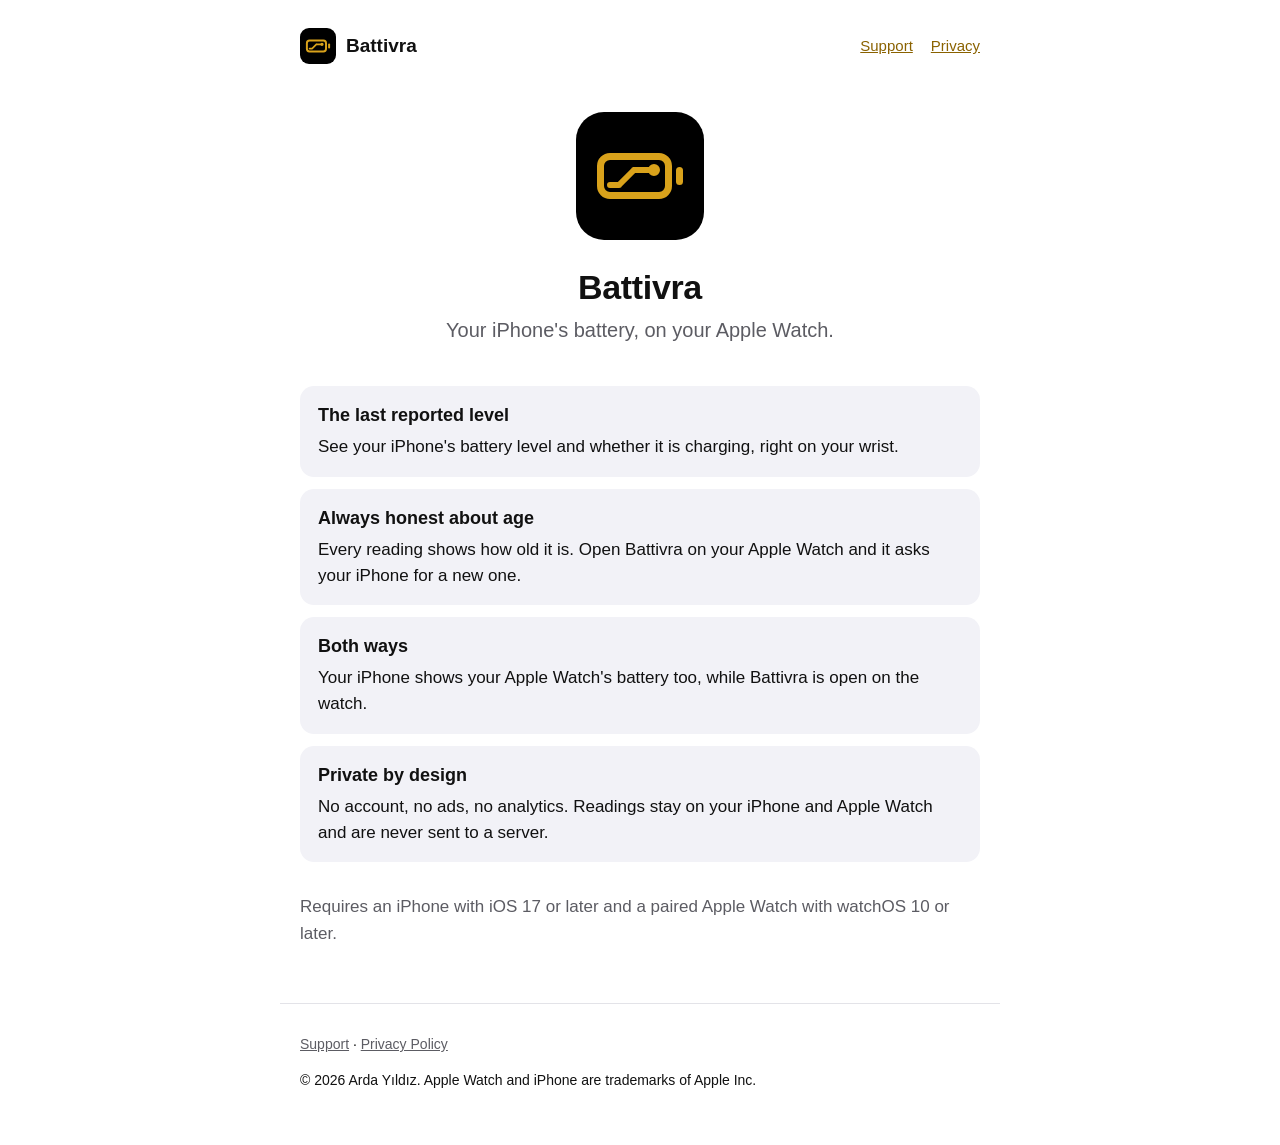
<file: index.html>
<!doctype html>
<html lang="en">
<head>
  <meta charset="utf-8">
  <meta name="viewport" content="width=device-width, initial-scale=1">
  <title>Battivra — iPhone battery for Apple Watch</title>
  <meta name="description" content="See your iPhone's last reported battery level and charging state on your Apple Watch. No account, no ads, no tracking.">
  <link rel="icon" href="assets/icon.svg" type="image/svg+xml">
  <link rel="stylesheet" href="assets/style.css">
</head>
<body>
  <header class="site">
    <a class="brand" href="./"><img src="assets/icon.svg" alt="">Battivra</a>
    <nav class="site">
      <a href="support/">Support</a>
      <a href="privacy/">Privacy</a>
    </nav>
  </header>

  <main>
    <section class="hero">
      <img src="assets/icon.svg" alt="Battivra app icon">
      <h1>Battivra</h1>
      <p class="lead">Your iPhone's battery, on your Apple Watch.</p>
    </section>

    <section class="cards">
      <div class="card">
        <h3>The last reported level</h3>
        <p>See your iPhone's battery level and whether it is charging, right on your wrist.</p>
      </div>
      <div class="card">
        <h3>Always honest about age</h3>
        <p>Every reading shows how old it is. Open Battivra on your Apple Watch and it asks your iPhone for a new one.</p>
      </div>
      <div class="card">
        <h3>Both ways</h3>
        <p>Your iPhone shows your Apple Watch's battery too, while Battivra is open on the watch.</p>
      </div>
      <div class="card">
        <h3>Private by design</h3>
        <p>No account, no ads, no analytics. Readings stay on your iPhone and Apple Watch and are never sent to a server.</p>
      </div>
    </section>

    <p class="muted">Requires an iPhone with iOS 17 or later and a paired Apple Watch with watchOS 10 or later.</p>
  </main>

  <footer class="site">
    <p><a href="support/">Support</a> · <a href="privacy/">Privacy Policy</a></p>
    <p>© 2026 Arda Yıldız. Apple Watch and iPhone are trademarks of Apple Inc.</p>
  </footer>
</body>
</html>
</file>
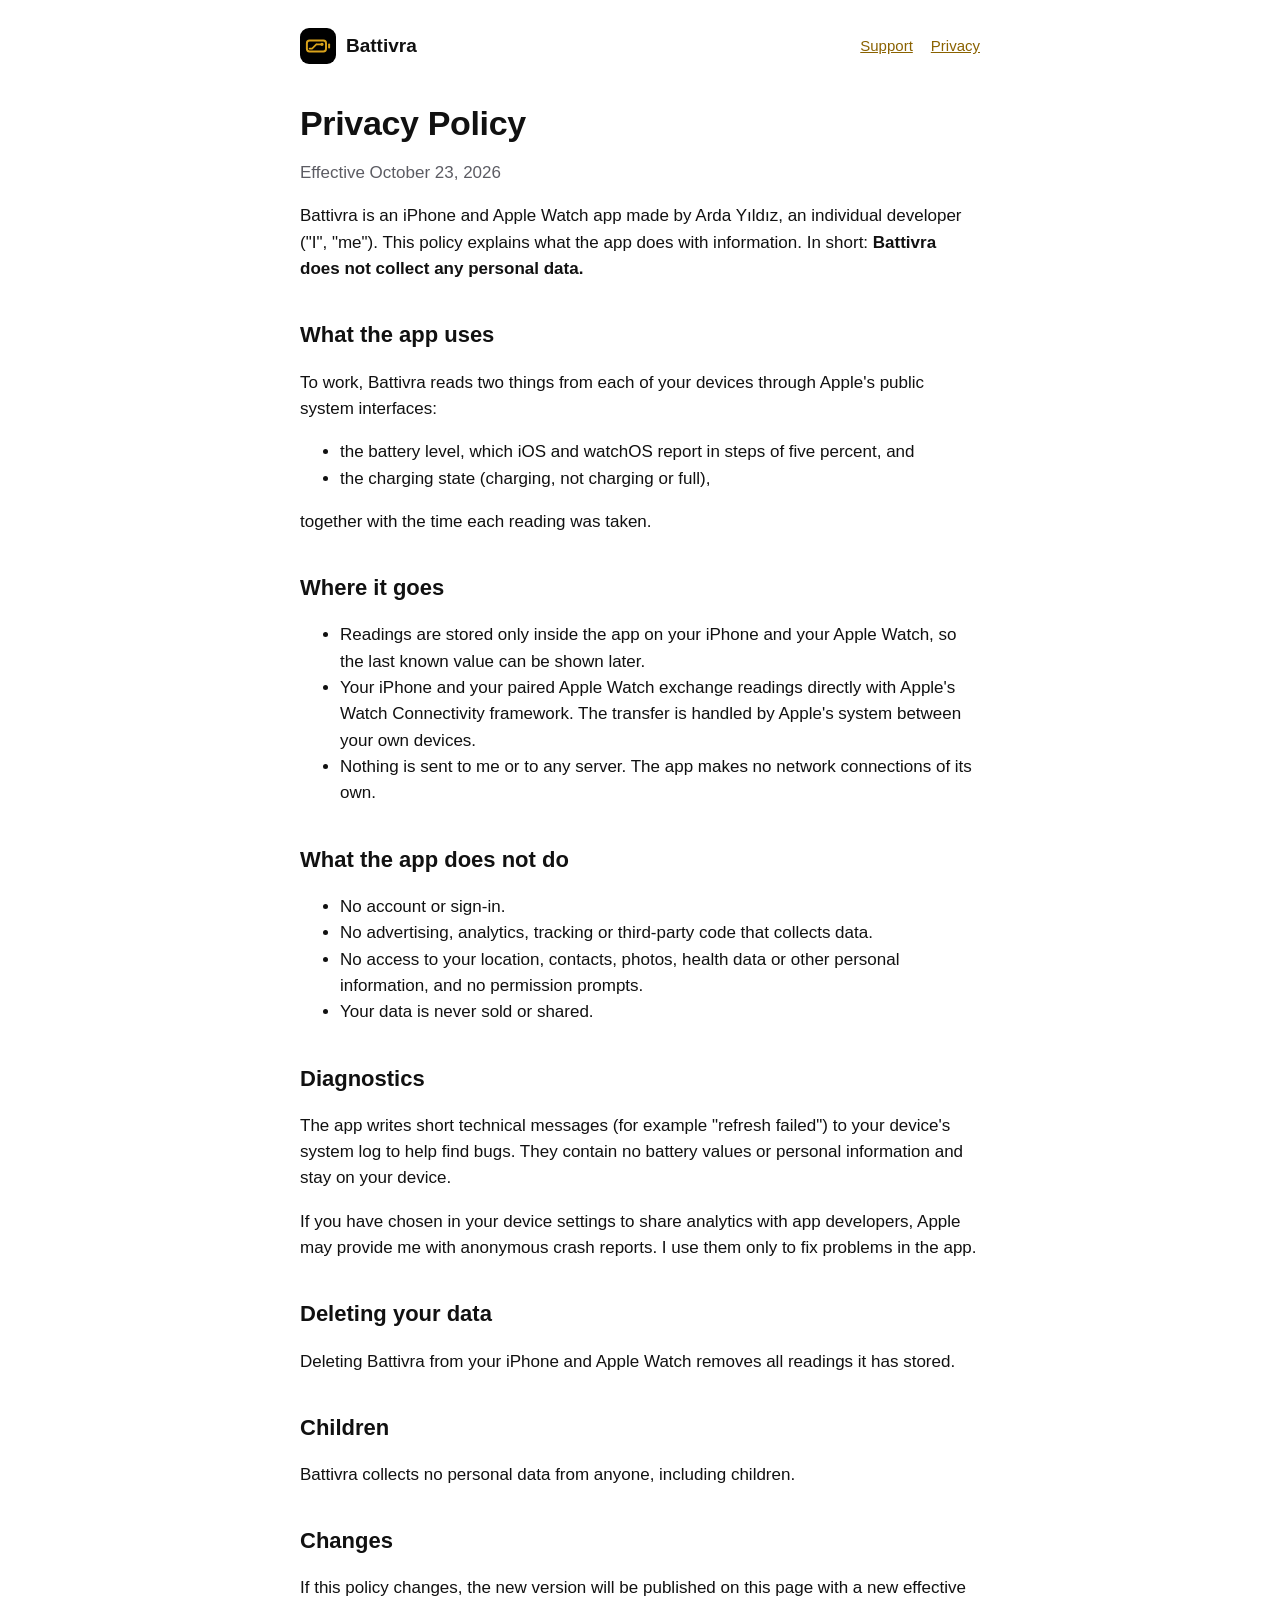
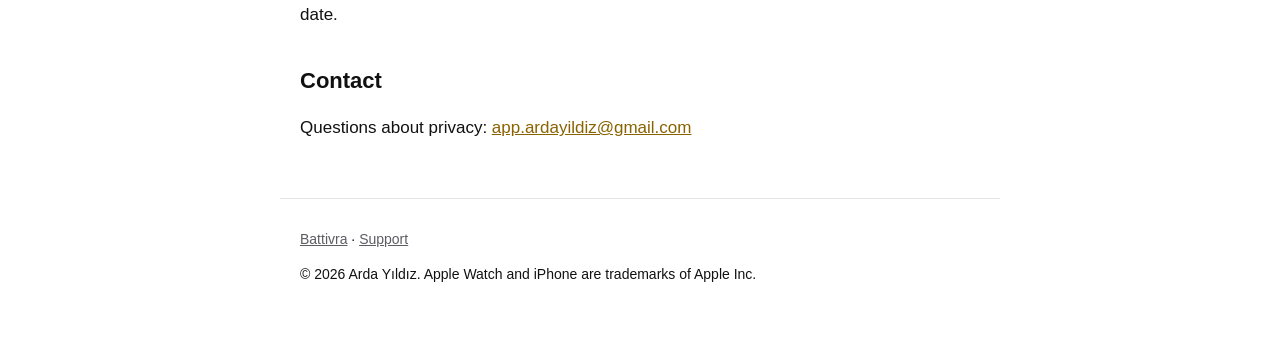
<file: privacy/index.html>
<!doctype html>
<html lang="en">
<head>
  <meta charset="utf-8">
  <meta name="viewport" content="width=device-width, initial-scale=1">
  <title>Privacy Policy — Battivra</title>
  <meta name="description" content="Battivra collects no personal data. Battery readings stay on your iPhone and Apple Watch.">
  <link rel="icon" href="../assets/icon.svg" type="image/svg+xml">
  <link rel="stylesheet" href="../assets/style.css">
</head>
<body>
  <header class="site">
    <a class="brand" href="../"><img src="../assets/icon.svg" alt="">Battivra</a>
    <nav class="site">
      <a href="../support/">Support</a>
      <a href="./" aria-current="page">Privacy</a>
    </nav>
  </header>

  <main>
    <h1>Privacy Policy</h1>
    <p class="muted">Effective October 23, 2026</p>

    <p>Battivra is an iPhone and Apple Watch app made by Arda Yıldız, an individual developer ("I", "me"). This policy explains what the app does with information. In short: <strong>Battivra does not collect any personal data.</strong></p>

    <h2>What the app uses</h2>
    <p>To work, Battivra reads two things from each of your devices through Apple's public system interfaces:</p>
    <ul>
      <li>the battery level, which iOS and watchOS report in steps of five percent, and</li>
      <li>the charging state (charging, not charging or full),</li>
    </ul>
    <p>together with the time each reading was taken.</p>

    <h2>Where it goes</h2>
    <ul>
      <li>Readings are stored only inside the app on your iPhone and your Apple Watch, so the last known value can be shown later.</li>
      <li>Your iPhone and your paired Apple Watch exchange readings directly with Apple's Watch Connectivity framework. The transfer is handled by Apple's system between your own devices.</li>
      <li>Nothing is sent to me or to any server. The app makes no network connections of its own.</li>
    </ul>

    <h2>What the app does not do</h2>
    <ul>
      <li>No account or sign-in.</li>
      <li>No advertising, analytics, tracking or third-party code that collects data.</li>
      <li>No access to your location, contacts, photos, health data or other personal information, and no permission prompts.</li>
      <li>Your data is never sold or shared.</li>
    </ul>

    <h2>Diagnostics</h2>
    <p>The app writes short technical messages (for example "refresh failed") to your device's system log to help find bugs. They contain no battery values or personal information and stay on your device.</p>
    <p>If you have chosen in your device settings to share analytics with app developers, Apple may provide me with anonymous crash reports. I use them only to fix problems in the app.</p>

    <h2>Deleting your data</h2>
    <p>Deleting Battivra from your iPhone and Apple Watch removes all readings it has stored.</p>

    <h2>Children</h2>
    <p>Battivra collects no personal data from anyone, including children.</p>

    <h2>Changes</h2>
    <p>If this policy changes, the new version will be published on this page with a new effective date.</p>

    <h2>Contact</h2>
    <p>Questions about privacy: <a href="mailto:app.ardayildiz@gmail.com">app.ardayildiz@gmail.com</a></p>
  </main>

  <footer class="site">
    <p><a href="../">Battivra</a> · <a href="../support/">Support</a></p>
    <p>© 2026 Arda Yıldız. Apple Watch and iPhone are trademarks of Apple Inc.</p>
  </footer>
</body>
</html>
</file>
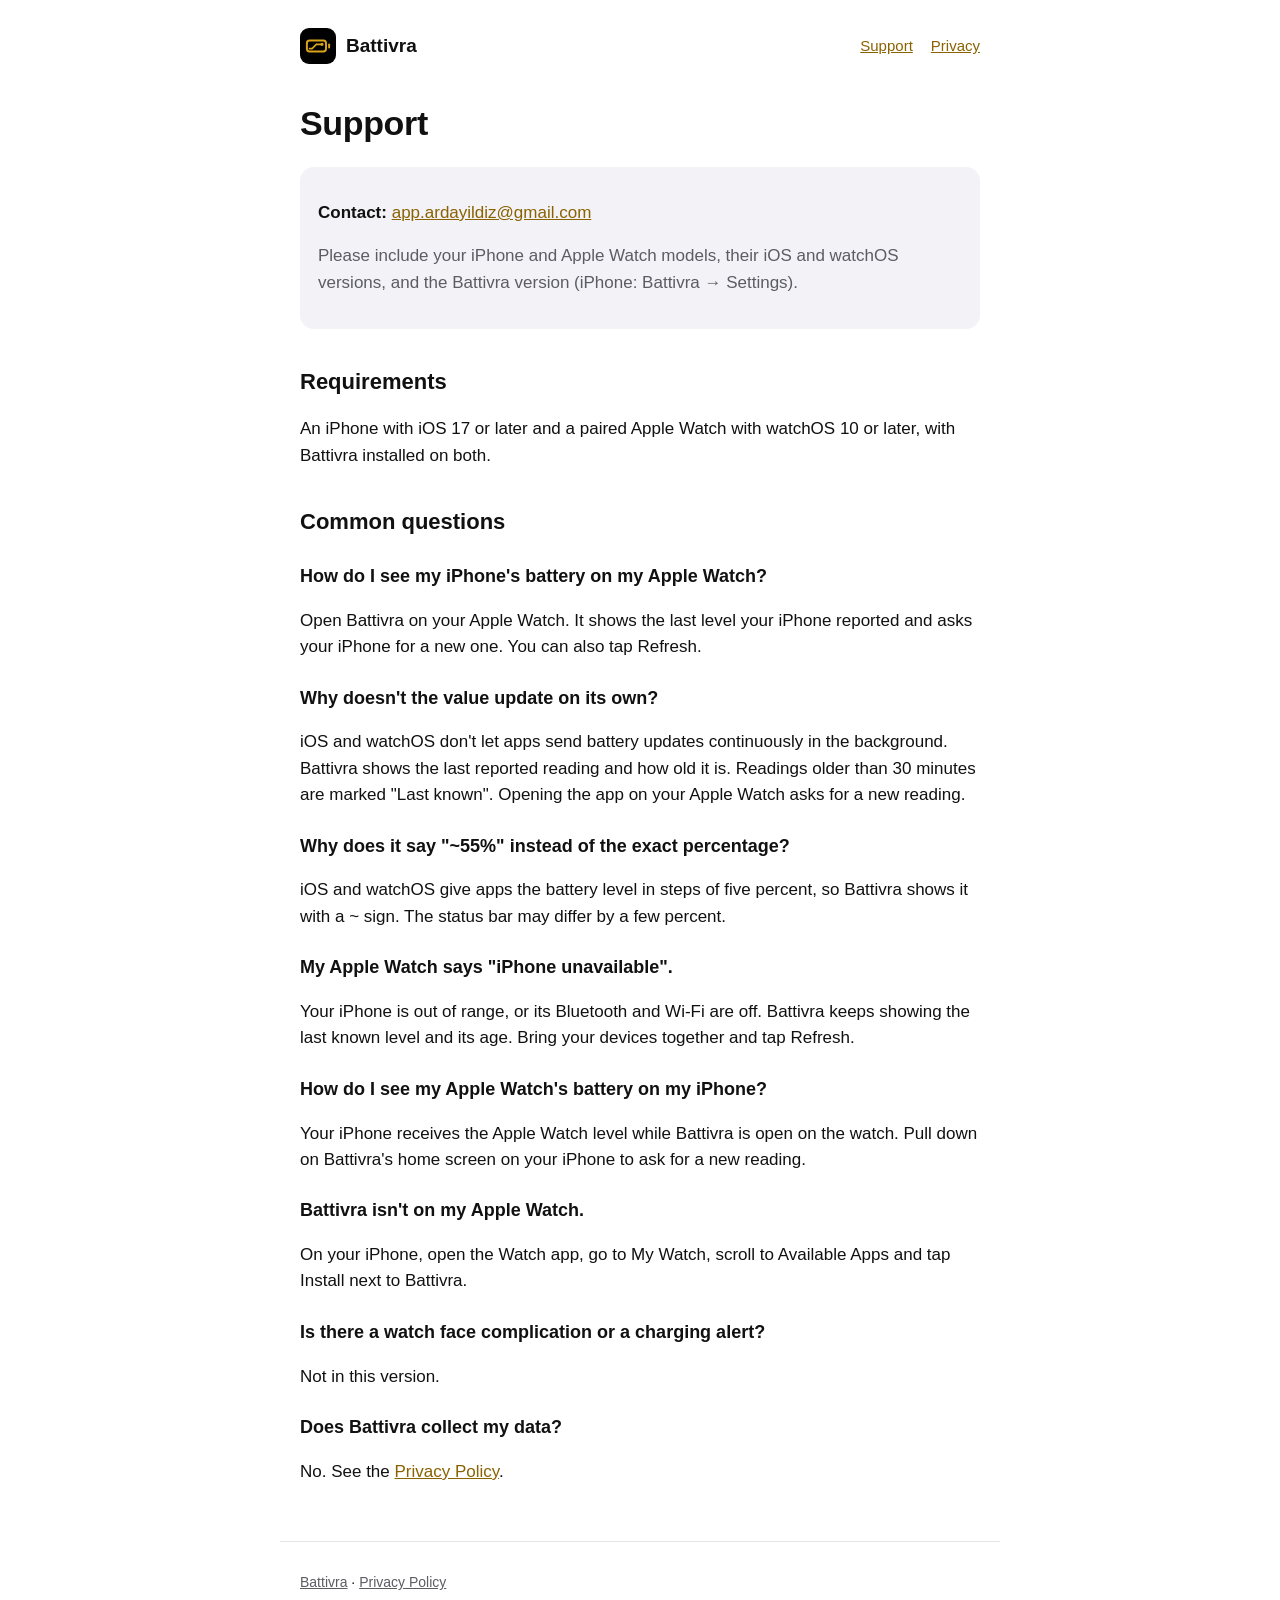
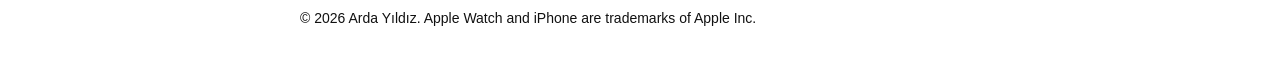
<file: support/index.html>
<!doctype html>
<html lang="en">
<head>
  <meta charset="utf-8">
  <meta name="viewport" content="width=device-width, initial-scale=1">
  <title>Support — Battivra</title>
  <meta name="description" content="Help and contact for Battivra, the iPhone battery app for Apple Watch.">
  <link rel="icon" href="../assets/icon.svg" type="image/svg+xml">
  <link rel="stylesheet" href="../assets/style.css">
</head>
<body>
  <header class="site">
    <a class="brand" href="../"><img src="../assets/icon.svg" alt="">Battivra</a>
    <nav class="site">
      <a href="./" aria-current="page">Support</a>
      <a href="../privacy/">Privacy</a>
    </nav>
  </header>

  <main>
    <h1>Support</h1>

    <div class="contact">
      <p><strong>Contact:</strong> <a href="mailto:app.ardayildiz@gmail.com?subject=Battivra%20support">app.ardayildiz@gmail.com</a></p>
      <p class="muted">Please include your iPhone and Apple Watch models, their iOS and watchOS versions, and the Battivra version (iPhone: Battivra → Settings).</p>
    </div>

    <h2>Requirements</h2>
    <p>An iPhone with iOS 17 or later and a paired Apple Watch with watchOS 10 or later, with Battivra installed on both.</p>

    <h2>Common questions</h2>

    <h3>How do I see my iPhone's battery on my Apple Watch?</h3>
    <p>Open Battivra on your Apple Watch. It shows the last level your iPhone reported and asks your iPhone for a new one. You can also tap Refresh.</p>

    <h3>Why doesn't the value update on its own?</h3>
    <p>iOS and watchOS don't let apps send battery updates continuously in the background. Battivra shows the last reported reading and how old it is. Readings older than 30 minutes are marked "Last known". Opening the app on your Apple Watch asks for a new reading.</p>

    <h3>Why does it say "~55%" instead of the exact percentage?</h3>
    <p>iOS and watchOS give apps the battery level in steps of five percent, so Battivra shows it with a ~ sign. The status bar may differ by a few percent.</p>

    <h3>My Apple Watch says "iPhone unavailable".</h3>
    <p>Your iPhone is out of range, or its Bluetooth and Wi-Fi are off. Battivra keeps showing the last known level and its age. Bring your devices together and tap Refresh.</p>

    <h3>How do I see my Apple Watch's battery on my iPhone?</h3>
    <p>Your iPhone receives the Apple Watch level while Battivra is open on the watch. Pull down on Battivra's home screen on your iPhone to ask for a new reading.</p>

    <h3>Battivra isn't on my Apple Watch.</h3>
    <p>On your iPhone, open the Watch app, go to My Watch, scroll to Available Apps and tap Install next to Battivra.</p>

    <h3>Is there a watch face complication or a charging alert?</h3>
    <p>Not in this version.</p>

    <h3>Does Battivra collect my data?</h3>
    <p>No. See the <a href="../privacy/">Privacy Policy</a>.</p>
  </main>

  <footer class="site">
    <p><a href="../">Battivra</a> · <a href="../privacy/">Privacy Policy</a></p>
    <p>© 2026 Arda Yıldız. Apple Watch and iPhone are trademarks of Apple Inc.</p>
  </footer>
</body>
</html>
</file>
<file: assets/style.css>
:root {
  --bg: #ffffff;
  --surface: #f2f2f7;
  --text: #111111;
  --muted: #5c5c63;
  --accent: #8a6200;
  --border: #e3e3e8;
  color-scheme: light dark;
}

@media (prefers-color-scheme: dark) {
  :root {
    --bg: #000000;
    --surface: #1c1c1e;
    --text: #f5f5f7;
    --muted: #a1a1a8;
    --accent: #d9a21b;
    --border: #2c2c2e;
  }
}

* { box-sizing: border-box; }

html { -webkit-text-size-adjust: 100%; }

body {
  margin: 0;
  background: var(--bg);
  color: var(--text);
  font: 17px/1.55 -apple-system, BlinkMacSystemFont, "SF Pro Text", "Segoe UI", Roboto, Helvetica, Arial, sans-serif;
}

main, header.site, footer.site {
  max-width: 720px;
  margin: 0 auto;
  padding: 0 20px;
}

header.site {
  display: flex;
  align-items: center;
  gap: 12px;
  padding-top: 28px;
  padding-bottom: 8px;
}

header.site a.brand {
  display: flex;
  align-items: center;
  gap: 10px;
  color: var(--text);
  text-decoration: none;
  font-weight: 600;
  font-size: 19px;
}

header.site img { width: 36px; height: 36px; border-radius: 9px; }

nav.site { margin-left: auto; display: flex; gap: 18px; font-size: 15px; }

a { color: var(--accent); }
a:hover { text-decoration-thickness: 2px; }

h1 { font-size: 34px; line-height: 1.15; margin: 32px 0 8px; letter-spacing: -0.01em; }
h2 { font-size: 22px; margin: 36px 0 8px; }
h3 { font-size: 18px; margin: 24px 0 4px; }

p, li { color: var(--text); }
.muted { color: var(--muted); }

.hero { text-align: center; padding: 40px 0 8px; }
.hero img { width: 128px; height: 128px; border-radius: 28px; }
.hero h1 { margin-top: 20px; }
.hero p.lead { font-size: 20px; color: var(--muted); margin: 0 auto; max-width: 30em; }

.cards { display: grid; gap: 12px; margin: 32px 0; }
.card { background: var(--surface); border-radius: 14px; padding: 16px 18px; }
.card h3 { margin-top: 0; }
.card p { margin: 0; }

.contact {
  background: var(--surface);
  border-radius: 14px;
  padding: 16px 18px;
  margin: 24px 0;
}

footer.site {
  border-top: 1px solid var(--border);
  margin-top: 56px;
  padding-top: 16px;
  padding-bottom: 40px;
  font-size: 14px;
  color: var(--muted);
}

footer.site a { color: var(--muted); }

@media (max-width: 480px) {
  h1 { font-size: 28px; }
  nav.site { gap: 12px; }
}
</file>
